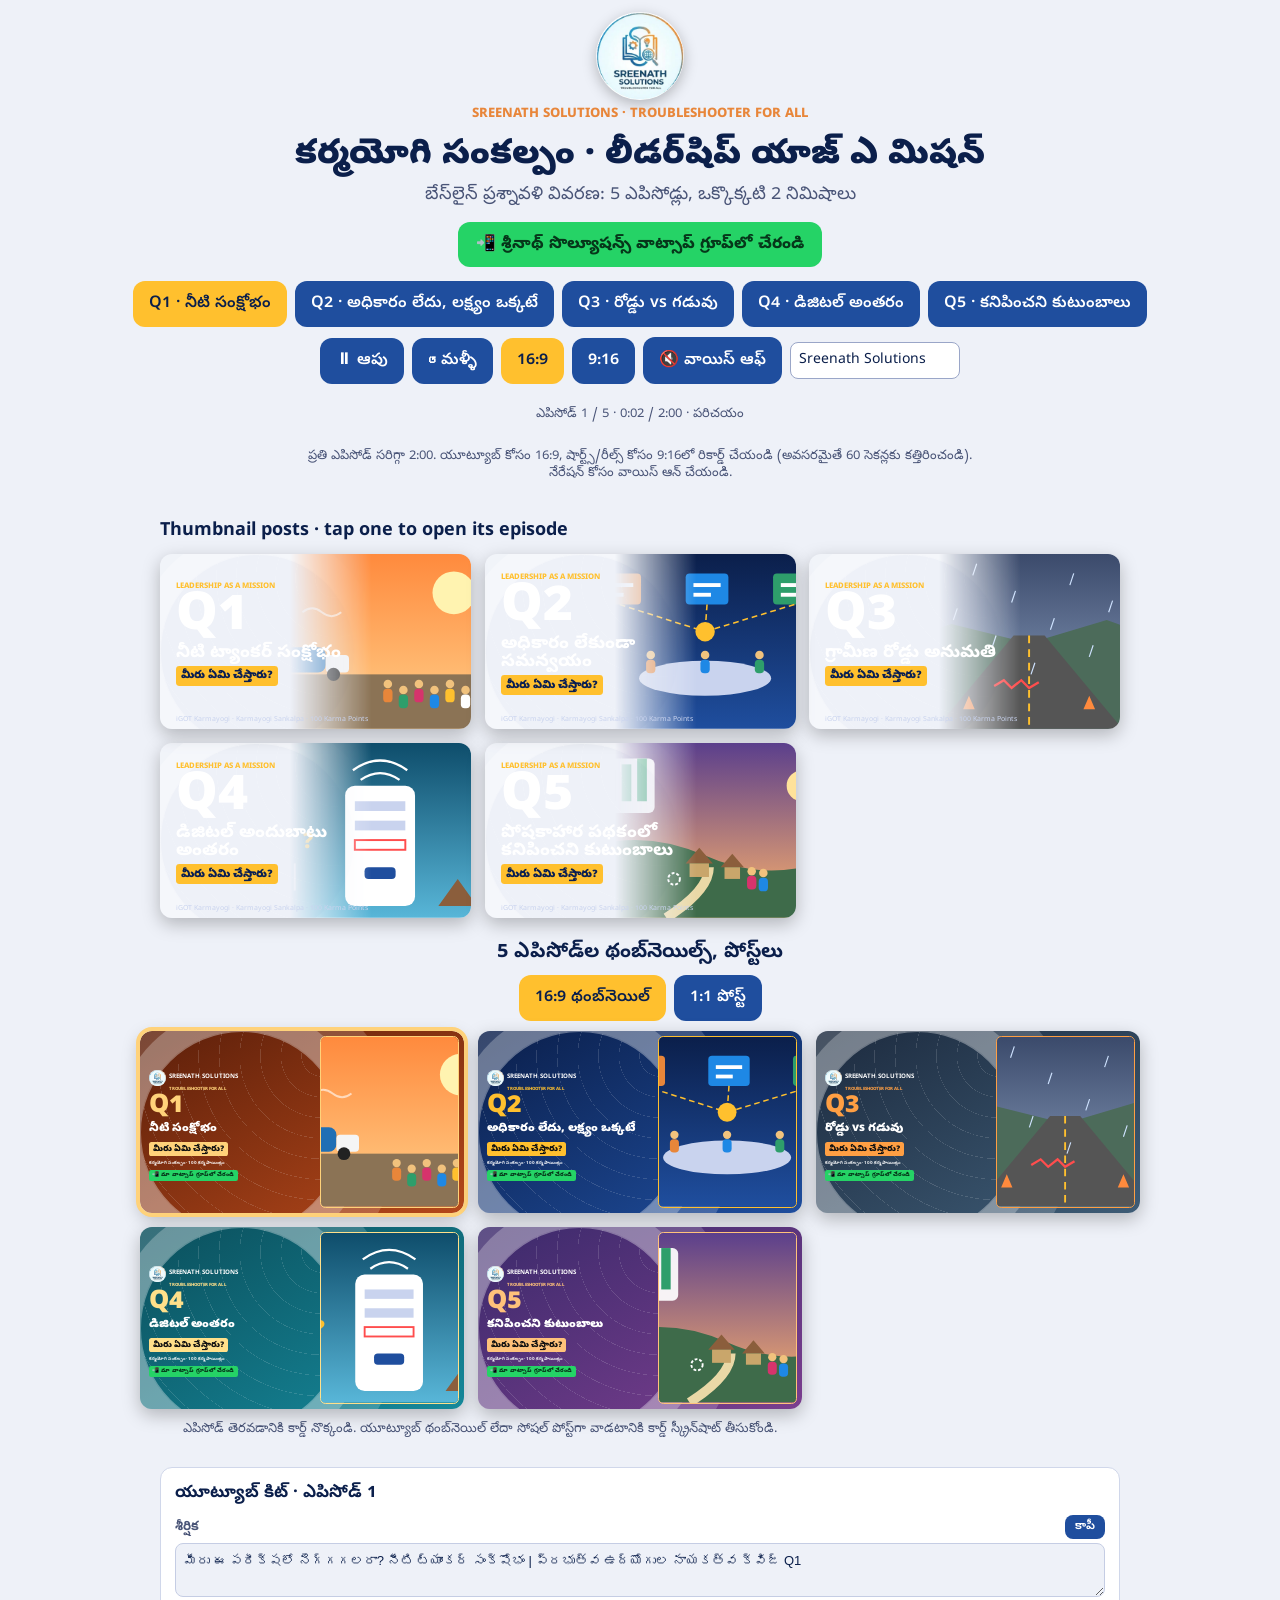
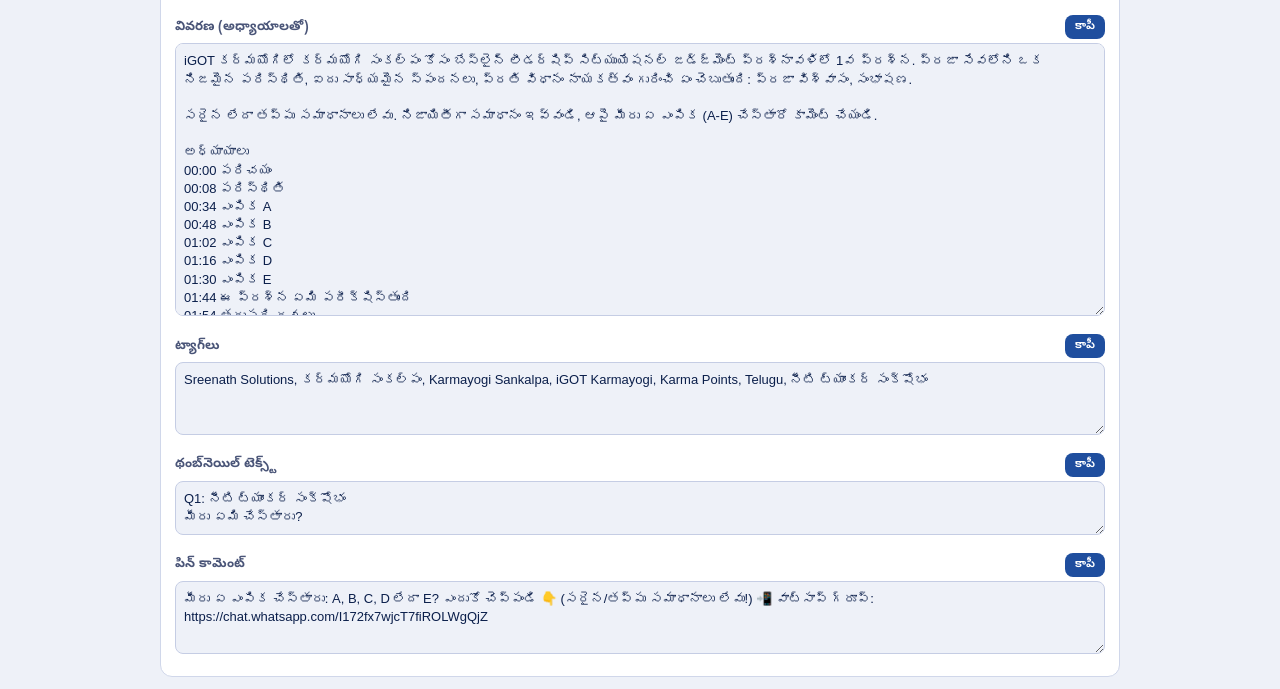
<file: public/assets/aistudio/____________________________________cc2ba11c.html>
<!DOCTYPE html><html lang="te"><head><meta charset="utf-8"><meta name="viewport" content="width=device-width, initial-scale=1, viewport-fit=cover"><title>కర్మయోగి సంకల్పం – తెలుగు ఎపిసోడ్లు</title><link href="https://fonts.googleapis.com/css2?family=Noto+Sans+Telugu:wght@400;700;800&display=swap" rel="stylesheet"><style>
:root{--bg:#EEF1F8;--ink:#0B1F4B;--card:#fff;--mut:#4A5578;box-sizing:border-box;padding-top:env(safe-area-inset-top,0px);padding-bottom:env(safe-area-inset-bottom,0px)}
@media (prefers-color-scheme:dark){:root:not([data-theme="light"]){--bg:#10141F;--ink:#E8ECF8;--card:#1A2133;--mut:#AEB8D6}}
:root[data-theme="dark"]{--bg:#10141F;--ink:#E8ECF8;--card:#1A2133;--mut:#AEB8D6}
html{scroll-padding-top:env(safe-area-inset-top,0px)}*{box-sizing:border-box}
body{margin:0;background:var(--bg);color:var(--ink);font-family:Calibri,'Segoe UI',Arial,sans-serif;padding:12px;display:flex;flex-direction:column;align-items:center}
.bar{display:flex;gap:8px;flex-wrap:wrap;justify-content:center;margin-bottom:12px}
button{font:600 14px Calibri,Arial,sans-serif;border:0;border-radius:8px;padding:9px 14px;background:#1F4E9E;color:#fff;cursor:pointer}button.on{background:#FFC02E;color:#0B1F4B}
#slides{width:100%;max-width:960px;display:flex;flex-direction:column;gap:16px}
.slide{background:var(--card);border-radius:12px;overflow:hidden;border:1px solid #D0D7EA}
.sh{background:#0B1F4B;color:#fff;padding:12px 16px;display:flex;justify-content:space-between;align-items:center;border-bottom:4px solid #FFC02E}.sh b{font-size:16px}.sh i{font-style:normal;color:#FFC02E;font-weight:800;font-size:20px}
.sb{padding:14px 16px}.tag{color:#E8863A;font-weight:800;font-size:13px;letter-spacing:.5px}.sc{margin:6px 0 12px;font-size:16px;line-height:1.4}
.og{display:grid;grid-template-columns:repeat(auto-fit,minmax(230px,1fr));gap:10px}.o{border:1px solid #D0D7EA;border-radius:10px;padding:10px 10px 10px 46px;position:relative;font-size:14px;line-height:1.35}
.o em{position:absolute;left:10px;top:10px;width:26px;height:26px;border-radius:50%;background:#FFC02E;color:#0B1F4B;font-style:normal;font-weight:800;display:flex;align-items:center;justify-content:center}
.ft{font-size:12px;color:var(--mut);padding:0 16px 12px;font-style:italic}
#vid{width:100%;display:none;flex-direction:column;align-items:center}
#stage{container-type:size;position:relative;overflow:hidden;background:#0B1F4B;color:#fff;border-radius:10px;max-width:100%}
#stage.land{width:min(100%,960px);aspect-ratio:16/9}#stage.port{height:min(78vh,820px);aspect-ratio:9/16}
.v{position:absolute;inset:0;display:flex;flex-direction:column;justify-content:center;align-items:center;text-align:center;padding:5cqmin 6cqmin 9cqmin;gap:2.4cqmin}.port .v{padding:7cqw 7cqw 16cqw}
.v>*{opacity:0;animation:in .6s forwards}@keyframes in{from{opacity:0;transform:translateY(3cqmin)}to{opacity:1;transform:none}}
.gold{color:#FFC02E}.vt{font-size:3.2cqmin;font-weight:800;letter-spacing:.3cqmin;color:#FFC02E}.vh{font-size:6cqmin;font-weight:800;line-height:1.1}
.vs{font-size:3.5cqmin;line-height:1.4;max-width:94%;color:#E8ECF8}.port .vs{font-size:4.6cqw}.port .vh{font-size:8cqw}.port .vt{font-size:4cqw}
.oc{background:rgba(255,255,255,.12);border:2px solid #FFC02E;border-radius:2.4cqmin;padding:3cqmin;max-width:94%;display:flex;gap:2.4cqmin;align-items:flex-start;text-align:left}
.oc em{flex:none;width:8cqmin;height:8cqmin;border-radius:50%;background:#FFC02E;color:#0B1F4B;font-style:normal;font-weight:800;font-size:4.6cqmin;display:flex;align-items:center;justify-content:center}
.oc span{font-size:3.5cqmin;line-height:1.4}.port .oc span{font-size:4.6cqw}.port .oc em{width:11cqw;height:11cqw;font-size:6cqw}
.ln{font-size:3.2cqmin;color:#FFC02E;max-width:90%;line-height:1.35}.port .ln{font-size:4.4cqw}
.dots{display:flex;gap:1.6cqmin}.dots b{width:5cqmin;height:5cqmin;border-radius:50%;background:rgba(255,255,255,.2);display:flex;align-items:center;justify-content:center;font-size:2.6cqmin;color:#fff}.dots b.a{background:#FFC02E;color:#0B1F4B}.port .dots b{width:8cqw;height:8cqw;font-size:4cqw}
.cap{position:absolute;left:0;right:0;bottom:0;padding:1.6cqmin 4cqmin;background:rgba(0,0,0,.5);font-size:2.5cqmin;text-align:center}.port .cap{font-size:3.4cqw}
#pg{position:absolute;left:0;bottom:0;height:.8cqmin;background:#E8863A;width:0}
.note{max-width:680px;font-size:13px;color:var(--mut);text-align:center;margin-top:12px}

.ch{position:absolute;left:3cqmin;top:2.4cqmin;font-size:2.4cqmin;font-weight:700;color:#C9D3EE;z-index:2}.port .ch{font-size:3.4cqw}
.big{font-size:16cqmin;font-weight:900;color:#FFC02E;line-height:1}.port .big{font-size:26cqw}
.cta{background:#FFC02E;color:#0B1F4B;font-weight:800;font-size:4cqmin;padding:1.8cqmin 5cqmin;border-radius:2cqmin}.port .cta{font-size:5.4cqw}
#bg{position:absolute;inset:0;transition:opacity 1s}#bg svg{width:100%;height:100%;display:block}.v.in{background:linear-gradient(rgba(11,31,75,.05) 15%,rgba(11,31,75,.88))}.v.in>*{text-shadow:0 .3cqmin 1cqmin rgba(0,0,0,.6)}
.pu{animation:pu 3s ease-in-out infinite;transform-box:fill-box;transform-origin:center}@keyframes pu{50%{transform:scale(1.12)}}.mv{animation:mv 9s ease-in-out infinite alternate}@keyframes mv{to{transform:translateX(40px)}}.bob{animation:bob 1.2s ease-in-out infinite alternate}@keyframes bob{to{transform:translateY(-1.2px)}}.dl{animation:dl 1.5s linear infinite}@keyframes dl{to{stroke-dashoffset:-10}}.rain line{animation:rn .8s linear infinite}@keyframes rn{to{transform:translateY(12px)}}.bl{animation:bl 1.2s infinite}@keyframes bl{50%{opacity:.2}}.bar{transform-box:fill-box;transform-origin:bottom;animation:gr 3s ease-out infinite alternate}@keyframes gr{from{transform:scaleY(.2)}}.sh{animation:sh 2s ease-in-out infinite alternate}@keyframes sh{to{transform:translateX(4px)}}
#stage{background:linear-gradient(135deg,#1A4A9E 0%,#0F2F73 55%,#0A1F52 100%)}#stage::before{content:"";position:absolute;inset:0;background:repeating-radial-gradient(circle at 86% 38%,transparent 0 16cqmin,rgba(255,255,255,.2) 16cqmin 16.2cqmin)}
.vs{font-size:4.8cqmin;line-height:1.38}.port .vs{font-size:5.4cqw}.vt{font-size:3.6cqmin}.port .vt{font-size:4.6cqw}.vh{font-size:7.6cqmin}.port .vh{font-size:10.5cqw}.oc{padding:3.4cqmin;border-width:.5cqmin;background:rgba(10,31,82,.55)}.oc span{font-size:4.7cqmin}.port .oc span{font-size:5.6cqw}.oc em{width:9.5cqmin;height:9.5cqmin;font-size:5.4cqmin}.port .oc em{width:13cqw;height:13cqw;font-size:7cqw}.ln{font-size:4cqmin;font-weight:700}.port .ln{font-size:5.2cqw}.dots b{width:6cqmin;height:6cqmin;font-size:3.2cqmin}.port .dots b{width:10cqw;height:10cqw;font-size:5cqw}.cap{font-size:3cqmin;padding:1.8cqmin 4cqmin}.port .cap{font-size:4cqw}.big{font-size:22cqmin}.port .big{font-size:34cqw}.cta{font-size:5cqmin}.port .cta{font-size:6.4cqw}
.gh{width:100%;max-width:960px;font-size:18px;margin:24px 0 10px}.grid{display:grid;grid-template-columns:repeat(auto-fit,minmax(300px,1fr));gap:14px;width:100%;max-width:960px}
.th{container-type:size;position:relative;aspect-ratio:16/9;border-radius:12px;overflow:hidden;cursor:pointer;color:#fff;background:linear-gradient(135deg,#1A4A9E,#0A1F52)}.th::before{content:"";position:absolute;right:-8%;top:-24%;width:62%;aspect-ratio:1;border-radius:50%;border:1px solid rgba(255,255,255,.35);box-shadow:0 0 0 24px rgba(255,255,255,0),0 0 0 25px rgba(255,255,255,.25),0 0 0 56px rgba(255,255,255,0),0 0 0 57px rgba(255,255,255,.18)}
.ts{position:absolute;right:0;top:0;bottom:0;width:58%;-webkit-mask-image:linear-gradient(90deg,transparent,#000 45%);mask-image:linear-gradient(90deg,transparent,#000 45%)}.ts svg{width:100%;height:100%;display:block}
.tx{position:absolute;left:5cqw;top:0;bottom:9cqh;display:flex;flex-direction:column;justify-content:center;gap:1.6cqh;width:62%}.t1{font-size:4.4cqh;font-weight:800;letter-spacing:.4cqh;color:#FFC02E}.t2{font-size:30cqh;font-weight:900;line-height:.9}.t3{font-size:10cqh;font-weight:800;line-height:1.05}.t4{background:#FFC02E;color:#0A1F52;font-weight:900;font-size:6.4cqh;padding:1.4cqh 3cqh;border-radius:2cqh;align-self:flex-start}.t5{position:absolute;left:5cqw;bottom:3cqh;font-size:4cqh;color:#C9D3EE}
.eps{display:flex;gap:8px;flex-wrap:wrap;justify-content:center;margin-bottom:10px;align-items:center}
input{font:14px Calibri,Arial,sans-serif;padding:8px;border-radius:8px;border:1px solid #9AA6C8;width:170px;background:var(--card);color:var(--ink)}
.kit{width:100%;max-width:960px;margin-top:16px;background:var(--card);border:1px solid #D0D7EA;border-radius:12px;padding:14px}.kit h3{margin:0 0 8px;font-size:17px}
.kit label{display:flex;justify-content:space-between;align-items:center;font-weight:700;font-size:13px;margin:10px 0 4px;color:var(--mut)}.kit label button{padding:4px 10px;font-size:12px}
h1.hd{font-size:clamp(22px,4.4vw,34px);margin:4px 0;text-align:center;font-weight:900}p.sub{margin:0 0 14px;text-align:center;color:var(--mut);font-size:clamp(14px,2.6vw,18px)}
.eps button{font-size:16px;padding:12px 16px;border-radius:12px}
#stage{background:linear-gradient(160deg,var(--b1,#0B1F4B),var(--b2,#1F4E9E));box-shadow:0 10px 30px rgba(0,0,0,.35)}
#stage::before{content:"";position:absolute;inset:0;background:repeating-radial-gradient(circle at 88% 14%,transparent 0 11cqmin,rgba(255,255,255,.13) 11cqmin 11.25cqmin)}
.gold,.vt,.ln,.big{color:var(--ac,#FFC02E)}.oc{border-color:var(--ac,#FFC02E);background:rgba(255,255,255,.14)}.oc em,.dots b.a,.cta{background:var(--ac,#FFC02E)}
.vt{font-size:3.8cqmin}.vh{font-size:7.6cqmin}.vs{font-size:4.5cqmin}.oc span{font-size:4.5cqmin}.oc em{width:9cqmin;height:9cqmin;font-size:5.4cqmin}.ln{font-size:4.1cqmin}.dots b{width:6cqmin;height:6cqmin;font-size:3.2cqmin}.cap{font-size:3cqmin;padding:1.8cqmin 4cqmin}.cta{font-size:5cqmin}.big{font-size:20cqmin}
.port .vt{font-size:4.6cqw}.port .vh{font-size:9cqw}.port .vs{font-size:5.5cqw}.port .oc span{font-size:5.2cqw}.port .oc em{width:12cqw;height:12cqw;font-size:6.4cqw}.port .ln{font-size:4.8cqw}.port .dots b{width:9cqw;height:9cqw;font-size:4.6cqw}.port .cap{font-size:4cqw}.port .cta{font-size:6cqw}.port .big{font-size:30cqw}
.gal{width:100%;max-width:1000px;margin-top:22px}.gal h2{font-size:20px;margin:0 0 8px;text-align:center}
.gg{display:grid;gap:14px;grid-template-columns:repeat(auto-fit,minmax(300px,1fr))}.gg.t1{grid-template-columns:repeat(auto-fit,minmax(240px,1fr))}
.th{container-type:size;position:relative;overflow:hidden;border-radius:12px;color:#fff;background:linear-gradient(150deg,var(--b1),var(--b2));display:flex;cursor:pointer;box-shadow:0 6px 18px rgba(0,0,0,.25);width:100%}.th.sel{outline:4px solid var(--ac)}
.th.t16{aspect-ratio:16/9}.th.t1{aspect-ratio:1/1;flex-direction:column}
.th::before{content:"";position:absolute;inset:0;background:repeating-radial-gradient(circle at 90% 12%,transparent 0 11cqmin,rgba(255,255,255,.14) 11cqmin 11.3cqmin)}
.thl{flex:1.15;padding:5cqmin;display:flex;flex-direction:column;justify-content:center;gap:2cqmin;position:relative;z-index:1}.t1 .thl{flex:1;padding:3cqmin 5cqmin}
.thr{flex:1;position:relative;margin:3cqmin;border-radius:3cqmin;overflow:hidden;border:.8cqmin solid var(--ac);z-index:1}.t1 .thr{order:-1;flex:1.05;margin:4cqmin 4cqmin 0}.thr svg{position:absolute;inset:0;width:100%;height:100%}
.thq{font-size:17cqmin;font-weight:900;color:var(--ac);line-height:.9}.t1 .thq{font-size:11cqmin}.tht{font-size:8.6cqmin;font-weight:900;line-height:1.05}.t1 .tht{font-size:8cqmin}
.thw{background:var(--ac);color:#111;font-weight:900;font-size:4.6cqmin;padding:1cqmin 2.2cqmin;border-radius:1.4cqmin;align-self:flex-start}.thf{font-size:2.5cqmin;letter-spacing:.2cqmin;opacity:.9;font-weight:700}
.ch{display:flex;align-items:center;gap:1.6cqmin;font-size:3.2cqmin;color:#fff;text-shadow:0 .2cqmin .8cqmin rgba(0,0,0,.6)}.ch img{width:8cqmin;height:8cqmin;border-radius:50%;background:#fff}.port .ch{font-size:4.4cqw}.port .ch img{width:11cqw;height:11cqw}
#hl{width:88px;height:88px;border-radius:50%;background:#fff;margin-bottom:6px;box-shadow:0 4px 14px rgba(0,0,0,.25)}
a.wa{display:inline-block;background:#25D366;color:#06371A;font-weight:800;padding:11px 18px;border-radius:12px;text-decoration:none;font-size:16px}
.thb{display:flex;align-items:center;gap:2cqmin}.thb img{width:9cqmin;height:9cqmin;border-radius:50%;background:#fff}.thb b{font-size:3.4cqmin;letter-spacing:.3cqmin}
.thj{background:#25D366;color:#06371A;font-weight:900;font-size:3cqmin;padding:.8cqmin 1.8cqmin;border-radius:1.2cqmin;align-self:flex-start}
.thq{font-size:14cqmin}.tht{font-size:7.6cqmin}.t1 .thq{font-size:9cqmin}.t1 .tht{font-size:6.6cqmin}.t1 .thf{display:none}.t1 .thb img{width:7cqmin;height:7cqmin}.t1 .thr{flex:.8}.t1 .thl{gap:1.4cqmin;padding:2.5cqmin 4cqmin}
.tg{display:block;font-size:2.3cqmin;letter-spacing:.3cqmin;color:var(--ac,#FFC02E);font-weight:800;margin-top:.3cqmin}.port .tg{font-size:3.1cqw}.thb .tg{font-size:2.4cqmin}.tgp{font-weight:800;letter-spacing:1.5px;font-size:13px;color:#E8863A;margin-bottom:6px}
.kit textarea{width:100%;font:13px/1.4 Calibri,Arial,sans-serif;border:1px solid #C5CDE4;border-radius:8px;padding:8px;background:var(--bg);color:var(--ink)}
*{letter-spacing:0!important}body,button,input,textarea{font-family:'Noto Sans Telugu','Nirmala UI',Gautami,'Mangal',sans-serif}
.vs,.oc span{font-size:3.7cqmin;line-height:1.6}.ln{font-size:3.5cqmin;line-height:1.5}.vh{font-size:6.2cqmin;line-height:1.35}.vt{font-size:3.3cqmin}.tht{line-height:1.35;font-size:6.4cqmin}.t1 .tht{font-size:5.6cqmin}.cap{font-size:2.7cqmin}
.port .vs{font-size:4.6cqw}.port .oc span{font-size:4.3cqw}.port .ln{font-size:4cqw}.port .vh{font-size:7.6cqw}.port .vt{font-size:4cqw}.port .cap{font-size:3.5cqw}
</style></head><body>
<img class="lgo" id="hl" alt="Sreenath Solutions"><div class="tgp">SREENATH SOLUTIONS · TROUBLESHOOTER FOR ALL</div><h1 class="hd">కర్మయోగి సంకల్పం · లీడర్‌షిప్ యాజ్ ఎ మిషన్</h1><p class="sub">బేస్‌లైన్ ప్రశ్నావళి వివరణ: 5 ఎపిసోడ్లు, ఒక్కొక్కటి 2 నిమిషాలు</p><p class="sub"><a class="wa" href="https://chat.whatsapp.com/I172fx7wjcT7fiROLWgQjZ" target="_blank" rel="noopener">📲 శ్రీనాథ్ సొల్యూషన్స్ వాట్సాప్ గ్రూప్‌లో చేరండి</a></p><div class="eps" id="eps"></div>
<div class="eps"><button id="pl">⏸ ఆపు</button><button id="rs">↺ మళ్ళీ</button><button id="b1" class="on">16:9</button><button id="b2">9:16</button><button id="vo">🔇 వాయిస్ ఆఫ్</button><input id="chn" placeholder="ఛానల్ పేరు" value="Sreenath Solutions"></div>
<div id="wrap"><div id="stage" class="land"><div id="bg"></div><div class="ch"><img class="lgo" alt=""><span><span id="chl">Sreenath Solutions</span><small class="tg">TROUBLESHOOTER FOR ALL</small></span></div><div id="sc"></div><div class="cap" id="cap"></div><div id="pg"></div></div></div>
<p class="note" id="tm"></p>
<p class="note">ప్రతి ఎపిసోడ్ సరిగ్గా 2:00. యూట్యూబ్ కోసం 16:9, షార్ట్స్/రీల్స్ కోసం 9:16లో రికార్డ్ చేయండి (అవసరమైతే 60 సెకన్లకు కత్తిరించండి). నేరేషన్ కోసం వాయిస్ ఆన్ చేయండి.</p>
<h2 class="gh">Thumbnail posts · tap one to open its episode</h2><div class="grid" id="posts"></div><div class="gal"><h2>5 ఎపిసోడ్‌ల థంబ్‌నెయిల్స్, పోస్ట్‌లు</h2><div class="eps"><button id="m1" class="on">16:9 థంబ్‌నెయిల్</button><button id="m2">1:1 పోస్ట్</button></div><div id="gal"></div><p class="note">ఎపిసోడ్ తెరవడానికి కార్డ్ నొక్కండి. యూట్యూబ్ థంబ్‌నెయిల్ లేదా సోషల్ పోస్ట్‌గా వాడటానికి కార్డ్ స్క్రీన్‌షాట్ తీసుకోండి.</p></div>
<div class="kit" id="kit"></div>
<script>
const Q=[{"title": "నీటి ట్యాంకర్ సంక్షోభం", "attr": "ప్రజా విశ్వాసం, సంభాషణ", "s": "తీవ్రమైన వడగాల్పుల వల్ల అనేక వార్డుల్లో నీటి ట్యాంకర్ సరఫరా క్రమం తప్పిందని ఫిర్యాదులు వచ్చాయి. ప్రజా సమావేశంలో నివాసితులు ఆగ్రహంతో, కొన్ని ప్రాంతాలకే పక్షపాతం చూపుతున్నారని పరిపాలనను నిందిస్తున్నారు. రెండు ట్యాంకర్లు మరమ్మతులో ఉన్నాయని, డిమాండ్ బాగా పెరిగిందని, అందుకే సరఫరా షెడ్యూల్ దెబ్బతిందని మీ క్షేత్ర సిబ్బంది చెబుతున్నారు. రేపు ఉదయానికల్లా ప్రతి ఇంటికీ నీరు చేరుతుందని వెంటనే హామీ ఇవ్వాలని కొందరు కోరుతున్నారు. మీరు ఎక్కువగా ఏమి చేస్తారు?", "o": ["ప్రశాంతంగా ఉండి, సరఫరా ఎందుకు దెబ్బతిందో వివరించి, ప్రస్తుత ట్యాంకర్ షెడ్యూల్‌ను బహిరంగంగా పంచుకుని, ప్రతి ఫిర్యాదు నమోదై పరిష్కారమయ్యేలా, అందని ప్రతి సరఫరాను ఫిర్యాదుల హెల్ప్‌లైన్‌లో నమోదు చేయమని కోరతాను.", "రేపు ఉదయానికల్లా ప్రతి ఇంటికీ నీరు అందుతుందని హామీ ఇచ్చి, అదనపు ట్యాంకర్లను వెంటనే అద్దెకు తీసుకుంటామని ప్రకటించి, ఆ హామీని నిలబెట్టుకోవడానికి రాత్రంతా పనిచేయాలని క్షేత్ర సిబ్బందిని ఆదేశిస్తాను.", "వారి ఆగ్రహాన్ని గుర్తించి, అదే సాయంత్రం వార్డు ప్రతినిధులతో సమావేశమై పరిమితులను వివరించి, ప్రాధాన్యాలను వారితో కలిసి నిర్ణయించి, ట్యాంకర్ల సంఖ్య తిరిగి సరిపడే వరకు నివాసితులకు సమాచారం ఇస్తూ ఉండమని కోరతాను.", "కష్టాన్ని గుర్తించి, సమావేశంలో బలంగా ఫిర్యాదు చేసిన ప్రాంతాలకు తదుపరి ట్యాంకర్ రౌండ్లను పంపమని క్షేత్ర సిబ్బందిని ఆదేశించి, పరిస్థితి చక్కబడ్డాక వారితో కలిసి సమీక్షిస్తాను.", "కష్టాన్ని గుర్తించి, ప్రభావిత ప్రాంతాల వారి మాట విని, లోపాలు ఎక్కడున్నాయో ధృవీకరించి, వాస్తవంగా ఏది ఎప్పుడు అందించగలమో ప్రజలకు చెప్పి, అత్యవసర సంప్రదింపు నంబర్‌తో సవరించిన షెడ్యూల్‌ను ప్రకటిస్తాను."], "l": ["పారదర్శకత, ట్రాకింగ్; తక్షణ చర్చ తక్కువ.", "గట్టి హామీ; నెరవేర్చలేని ప్రమాదం.", "ప్రతినిధుల ద్వారా; సందేశం వారిపై ఆధారం.", "ఒత్తిడికి స్పందన; నిశ్శబ్ద ప్రాంతాలు వెనుకబడొచ్చు.", "వినడం, ధృవీకరణ, వాస్తవిక హామీ, అత్యవసర సంప్రదింపు."]}, {"title": "అధికారం లేకుండా సమన్వయం", "attr": "సహకార నాయకత్వం", "s": "మూడు శాఖల సమన్వయ చర్య అవసరమయ్యే ఒక ప్రాధాన్య కార్యక్రమానికి మీరు జిల్లా స్థాయి అధికారిగా నాయకత్వం వహిస్తున్నారు. ప్రతి శాఖ విస్తృత లక్ష్యానికి అంగీకరించింది, కానీ వారి అధికారులకు పరస్పర విరుద్ధ ప్రాధాన్యాలు ఉండటం, వేర్వేరు పరిపాలనా అధిపతులకు నివేదించడం వల్ల పురోగతి నెమ్మదించింది. ఆ మూడు శాఖలను ఆదేశించే అధికారిక అధికారం మీకు లేదు. సమీక్షా సమావేశం దగ్గరపడుతోంది; సమన్వయం మెరుగుపడకపోతే ఆశించిన ఫలితం రాదు. మీరు ఎక్కువగా ఏమి చేస్తారు?", "o": ["నా శాఖ పరిధిలోని అన్ని పనులను షెడ్యూల్ కంటే ముందే పూర్తి చేసి, ఇతర శాఖల వద్ద పెండింగ్‌లో ఉన్న ఆధారిత అంశాలను కచ్చితంగా నమోదు చేసి, సమీక్షా సమావేశం ముందు ఆ రికార్డు ఉంచుతాను.", "ఉద్దేశించిన ప్రజా ఫలితం చుట్టూ మూడు శాఖల అధికారులను ఒకచోట చేర్చి, ఒక్కొక్కరి పాత్ర, పేరుతో బాధ్యతలు, క్రమం తప్పని సమీక్ష నిర్ణయించి, నా అధికారానికి మించిన నిర్ణయాలనే పైకి పంపిస్తాను.", "నా పై అధికారికి నిర్దిష్ట అడ్డంకులను వివరించి, మూడు శాఖల అధిపతులతో సమావేశం కోరి, సమీక్షకు ముందే ప్రతి శాఖకు స్పష్టమైన ఆదేశాలు, గడువులు తీసుకుంటాను.", "ప్రతి శాఖ కట్టుబాట్లకు వ్యతిరేకంగా జరిగిన జాప్యాలను వివరిస్తూ మూడు శాఖల అధిపతులకు లేఖ రాసి, కార్యక్రమానికి ప్రాధాన్యం ఇవ్వమని అధికారులను ఆదేశించాలని కోరి, నా పై అధికారికి ప్రతి పంపుతాను.", "ప్రతి శాఖ అధికారులను విడిగా కలిసి, వారి పరిమితులు అర్థం చేసుకుని, ఎవరు ఏమి అందించగలరో అంగీకరించి, పరిష్కారం కాని ఆధారిత అంశాలను సమీక్షా సమావేశంలో ప్రస్తావిస్తాను."], "l": ["మీ పరిధికే పరిమితం; ఇతరుల జాప్యం నమోదు.", "ఉమ్మడి బాధ్యత; అవసరమైతేనే పైకి పంపడం.", "పైకి నివేదించి, ఆదేశాల కోసం ఆధారం.", "అధికారిక లేఖ; ప్రాధాన్యం కోరడం.", "విడివిడిగా విని, మిగిలినవి నివేదించడం."]}, {"title": "గ్రామీణ రోడ్డు అనుమతి", "attr": "ఒత్తిడిలో నిజాయితీ", "s": "ప్రజలకు తెరవడానికి ముందు ఒక గ్రామీణ రోడ్డు ప్రాజెక్టును సమీక్షించే బాధ్యత మీది. వర్షాకాలానికి ముందే అనుమతి ఇవ్వాలని కాంట్రాక్టర్ కోరారు, ఒక ప్రజా కార్యక్రమంలో ఈ ప్రాజెక్టును ప్రముఖంగా ప్రస్తావించనున్నారు. తనిఖీలో ఒక భాగం నాసిరకంగా నిర్మించినట్లు మీరు గమనించారు. అధికారిక పరీక్ష నివేదిక ఇంకా అందుబాటులో లేదని ఇంజినీరింగ్ బృందం చెబుతోంది; రోడ్డు సురక్షితమేనని, జాప్యంతో అదనపు ఖర్చు అవుతుందని కాంట్రాక్టర్ వాదిస్తున్నారు. షెడ్యూల్ ప్రకారమే ప్రారంభించాలని మీ పై కార్యాలయం కోరుతోంది. మీరు ఎక్కువగా ఏమి చేస్తారు?", "o": ["గమనించిన లోపాలను నమోదు చేసి, అనుమతికి ముందు స్వతంత్ర సాంకేతిక అంచనా తప్పనిసరి చేసి, ఆలస్యానికి కారణాన్ని పై కార్యాలయానికి, కాంట్రాక్టర్‌కు వివరించి, నిర్దేశిత ప్రక్రియ ద్వారా దిద్దుబాటు చర్య తీసుకుంటాను.", "కాంట్రాక్టర్ నుంచి లిఖిత హామీ, బ్యాంకు గ్యారంటీ తీసుకుని, వర్షాకాలం తర్వాత లోపాలను సరిచేసేలా షెడ్యూల్ ప్రకారమే రోడ్డు తెరవనిచ్చి, ఆ భాగంలో హెచ్చరిక బోర్డులు పెట్టి, ప్రతి పక్షం రోజులకు సమీక్షిస్తాను.", "నా పరిశీలనలను నమోదు చేసి, కాంట్రాక్టర్, ఇంజినీరింగ్ బృందం కలిసి ఆ భాగాన్ని తనిఖీ చేయమని కోరి, రోడ్డు తెరవడానికి ముందు పూర్తి చేయాల్సిన దిద్దుబాటు పనులపై లిఖితపూర్వకంగా అంగీకరిస్తాను.", "నా పరిశీలనలను నమోదు చేసి, తెరవడంలోని ప్రమాదాలు, ఆలస్యపు ఖర్చులను లిఖితపూర్వకంగా పై కార్యాలయానికి తెలిపి, ప్రారంభాన్ని వాయిదా వేయాలా అన్న వారి ఆదేశం ప్రకారం నడుచుకుంటాను.", "ప్రస్తుతానికి అనుమతి నిలిపివేసి, అధికారిక పరీక్ష నివేదికను త్వరగా ఇవ్వమని ఇంజినీరింగ్ బృందాన్ని కోరి, ఫలితాలు వచ్చిన వెంటనే ప్రారంభం, దిద్దుబాటు చర్యపై నిర్ణయం తీసుకుంటాను."], "l": ["భద్రతే ముందు; స్వతంత్ర అంచనా, నిబంధనల ప్రకారం.", "షరతులతో ప్రారంభం; కొంత ప్రమాదం అంగీకారం.", "ఉమ్మడి పరిష్కారం; లిఖిత ఒప్పందం.", "పై అధికారికి వదిలేయడం; ప్రమాదాలు నమోదు.", "ఆగి వేచి చూడటం; నివేదిక వచ్చే వరకు."]}, {"title": "డిజిటల్ అందుబాటు అంతరం", "attr": "అందరినీ కలుపుకునే, వినియోగదారు కేంద్రిత సేవ", "s": "ప్రజా సేవ కోసం దరఖాస్తులకు మీ శాఖ ఆన్‌లైన్ వ్యవస్థను ప్రవేశపెట్టింది. ఇది చాలా మంది దరఖాస్తుదారులకు ప్రాసెసింగ్ సమయాన్ని తగ్గించింది. అయితే వృద్ధులు, మారుమూల గ్రామాల ప్రజలు, పరిమిత డిజిటల్ అందుబాటు ఉన్నవారు దరఖాస్తులు పూర్తి చేయడంలో ఇబ్బంది పడుతున్నారని అభిప్రాయాలు చెబుతున్నాయి. మరిన్ని అవగాహన సదస్సులే పరిష్కారమని సాంకేతిక బృందం భావిస్తుండగా, క్షేత్ర సిబ్బంది అనధికారికంగా దరఖాస్తుదారులకు ఫారాలు నింపడంలో సహాయం చేస్తున్నారు. మీరు ఎక్కువగా ఏమి చేస్తారు?", "o": ["వృద్ధులకు, మారుమూల గ్రామాల్లో అవగాహన సదస్సులు నిర్వహించి, స్థానిక భాషల్లో సరళమైన వినియోగదారు గైడ్ తీసుకొచ్చి, ఈ వర్గాల నుంచి దరఖాస్తులు పెరుగుతున్నాయో లేదో వచ్చే త్రైమాసికంలో పరిశీలిస్తాను.", "ఇతర రాష్ట్రాల్లోని ఇలాంటి వేదికలు వృద్ధులకు, మారుమూల దరఖాస్తుదారులకు ఎలా సేవ చేస్తున్నాయో అధ్యయనం చేసి, అక్కడ ఫలించిన అంశాలను గుర్తించి, ఆ ప్రకారం దరఖాస్తు ప్రక్రియను పునర్వ్యవస్థీకరించమని సాంకేతిక బృందాన్ని కోరతాను.", "దరఖాస్తుదారులు ఎక్కడ వదిలేస్తున్నారో తెలుసుకుని, వినియోగదారులతో, క్షేత్ర సిబ్బందితో మాట్లాడి, కొన్ని కేంద్రాల్లో సహాయక దరఖాస్తు సేవను ప్రయత్నించి, నేర్చుకున్నదాన్ని సేవ మెరుగుదలకు వాడతాను.", "దరఖాస్తుదారులకు సహాయం చేస్తున్న క్షేత్ర సిబ్బందిని అభినందించి, ప్రతి కేంద్రానికి అనుకూలమైన పద్ధతిలో కొనసాగనిచ్చి, సాంకేతిక ఫిర్యాదులు వచ్చినప్పుడు పరిష్కరించమని సాంకేతిక బృందాన్ని కోరతాను.", "ప్లాట్‌ఫారమ్‌ను ప్రతి వర్గం సహాయం లేకుండా వాడగలిగేలా పునఃరూపకల్పన చేసే వరకు ఆన్‌లైన్ వ్యవస్థను నిలిపివేసి, కాగితపు దరఖాస్తులను పునరుద్ధరించాలని సిఫార్సు చేస్తాను."], "l": ["అవగాహన కార్యక్రమం; త్రైమాసికంలో ఫలితాల పరిశీలన.", "ఇతరుల నుంచి నేర్చుకుని పునఃరూపకల్పన.", "ప్రయత్నించి నేర్చుకోవడం; వదిలేసే చోట్లు గుర్తింపు.", "అనధికార సహాయం కొనసాగింపు; ఫిర్యాదులపై స్పందన.", "వ్యవస్థ నిలిపివేత; కాగితానికి తిరిగి."]}, {"title": "పోషకాహార పథకంలో కనిపించని కుటుంబాలు", "attr": "సమానత్వం, చివరి మైలు వరకు అందజేత", "s": "మీ జిల్లాలో ప్రభుత్వ పోషకాహార కార్యక్రమ అమలును సమీక్షిస్తున్నారు. నమోదైన లబ్ధిదారుల్లో చాలా మందికి హక్కులు అందుతున్నాయని నెలవారీ డాష్‌బోర్డ్ చూపిస్తోంది. అయితే ఒక మారుమూల గ్రామ సందర్శనలో నమోదు కాని అర్హ కుటుంబాలను మీరు కలిశారు. ఆ గ్రామానికి చేరుకోవడానికి సమయం పడుతుందని, సంఖ్య తక్కువని, బృందం ఇప్పటికే ఇతర లక్ష్యాల ఒత్తిడిలో ఉందని స్థానిక సిబ్బంది చెబుతున్నారు. తదుపరి నెలవారీ సమీక్ష రెండు వారాల్లో ఉంది. మీరు ఎక్కువగా ఏమి చేస్తారు?", "o": ["ఆ గ్రామంలోని అర్హ కుటుంబాలన్నింటినీ వారంలోపు నమోదు చేయమని బ్లాక్ స్థాయి అధికారిని ఆదేశించి, వ్యక్తిగత బాధ్యత నిర్ణయించి, నమోదైనవారి పేర్లతో కూడిన సమ్మతి నివేదికను పంపమని చెబుతాను.", "కార్యక్రమం వెలుపల ఉన్న అర్హ కుటుంబాల ధృవీకరించిన జాబితాను ప్రతి బ్లాక్ నుంచి అడిగి, జిల్లా అంతటా లోపాలను మ్యాప్ చేసి, ఎక్కువ కుటుంబాలు మిగిలిపోయిన చోట్లకు ముందుగా ఔట్‌రీచ్ బృందాలను పంపుతాను.", "ముందుగా పెద్ద గ్రామాల్లో పెండింగ్ లక్ష్యాలను పూర్తి చేయమని బృందాన్ని కోరతాను, అక్కడ అదే కృషి ఎక్కువ కుటుంబాలను చేరుతుంది; ఒత్తిడి తగ్గాక వచ్చే త్రైమాసికంలో ఆ గ్రామంలో ప్రత్యేక నమోదు పర్యటన పెడతాను.", "క్షేత్ర బృందంతో కలిసి ఆ గ్రామానికి తిరిగి వెళ్ళి, కుటుంబాలు ఎందుకు మిగిలిపోయాయో వారి నుంచి తెలుసుకుని, చేరుకునే బాధ్యత నిర్ణయించి, నిర్ణీత కాలంలో వారికి హక్కులు అందుతున్నాయో లేదో తనిఖీ చేస్తాను.", "ఆ గ్రామంలో మినహాయించిన కుటుంబాల సంఖ్యను వారంలోపు ధృవీకరించమని స్థానిక బృందాన్ని కోరి, ఫలితాలను తదుపరి నెలవారీ సమీక్ష ముందు ఉంచి, అక్కడ నమోదు బాధ్యత, గడువులు నిర్ణయిస్తాను."], "l": ["ఆదేశం ద్వారా వేగం; వ్యక్తిగత బాధ్యత, సమ్మతి నివేదిక.", "జిల్లా అంతటా మ్యాపింగ్; సంఖ్య ఆధారంగా ప్రాధాన్యం.", "సంఖ్యల క్రమం; గ్రామం వచ్చే త్రైమాసికం.", "వెళ్లి నేర్చుకోవడం; కారణాలు, ఫలితం తనిఖీ.", "ధృవీకరించి సమీక్షలో నివేదిక; గడువులు."]}],A='ABCDE',$=id=>document.getElementById(id);
const P=(x,y,c)=>`<g class="bob"><circle cx="${x}" cy="${y}" r="2.2" fill="#F1C27D"/><rect x="${x-2.4}" y="${y+2.4}" width="4.8" height="7" rx="2" fill="${c}"/></g>`;
const V=(id,a,b,body)=>`<svg viewBox="0 0 160 90" preserveAspectRatio="xMidYMid slice"><defs><linearGradient id="${id}" x1="0" y1="0" x2="0" y2="1"><stop offset="0" stop-color="${a}"/><stop offset="1" stop-color="${b}"/></linearGradient></defs><rect width="160" height="90" fill="url(#${id})"/>${body}</svg>`;
const rain=[...Array(16)].map((_,i)=>`<line x1="${i*10+3}" y1="${(i*37)%60}" x2="${i*10+1}" y2="${(i*37)%60+6}" stroke="#CFE3FF" stroke-width=".6"/>`).join('');
const SC=[
V('g0','#FF8A3D','#FFD08A',`<circle class="pu" cx="118" cy="20" r="11" fill="#FFF3B0"/><path class="sh" d="M10 40q5-4 10 0t10 0M40 30q5-4 10 0t10 0" stroke="#fff" fill="none" opacity=".6"/><rect y="62" width="160" height="28" fill="#8B7355"/><g class="mv"><rect x="14" y="48" width="38" height="13" rx="4" fill="#1F6FB5"/><rect x="52" y="52" width="12" height="9" rx="2" fill="#F5F5F5"/><circle cx="24" cy="62" r="3.4" fill="#222"/><circle cx="56" cy="62" r="3.4" fill="#222"/></g>`+[84,92,100,108,116,124].map((x,i)=>P(x,67+(i%2)*3,['#E8863A','#2E9E6B','#D6336C','#1E88E5','#FFC02E','#fff'][i])).join('')),
V('g1','#0B1F4B','#1F4E9E',[25,70,115].map((x,i)=>`<rect x="${x}" y="10" width="22" height="16" rx="2" fill="${['#E8863A','#1E88E5','#2E9E6B'][i]}"/><rect x="${x+4}" y="15" width="14" height="2" fill="#fff"/><rect x="${x+4}" y="20" width="9" height="2" fill="#fff"/><path class="dl" d="M${x+11} 26L80 40" stroke="#FFC02E" stroke-width=".8" stroke-dasharray="3 2"/>`).join('')+`<circle class="pu" cx="80" cy="40" r="5" fill="#FFC02E"/><ellipse cx="80" cy="64" rx="34" ry="9" fill="#C9D3EE"/>`+[52,80,108].map((x,i)=>P(x,52,['#E8863A','#1E88E5','#2E9E6B'][i])).join('')),
V('g2','#3B4A6B','#8FA3C2',`<path d="M0 50L40 36L80 46L120 34L160 48V90H0Z" fill="#4C6B5A"/><path d="M72 42H88L128 90H32Z" fill="#555"/><path d="M80 42V90" stroke="#FFC02E" stroke-width="1" stroke-dasharray="4 3"/><path class="bl" d="M62 68l5-3 4 4 5-4 4 4 5-3" stroke="#FF4D4D" stroke-width="1.2" fill="none"/><path d="M46 80l3-7 3 7zM108 80l3-7 3 7z" fill="#FF8A3D"/>`+P(138,66,'#FF8A3D')+`<g class="rain">${rain}</g>`),
V('g3','#0E4D6B','#58B6D8',`<path class="pu" d="M66 14q14-10 28 0M70 19q10-7 20 0" stroke="#fff" stroke-width="1.2" fill="none"/><rect x="62" y="22" width="36" height="62" rx="5" fill="#fff"/><rect x="67" y="30" width="26" height="5" fill="#C9D3EE"/><rect x="67" y="40" width="26" height="5" fill="#C9D3EE"/><rect class="bl" x="67" y="50" width="26" height="5" fill="none" stroke="#FF4D4D"/><rect x="72" y="64" width="16" height="6" rx="2" fill="#1F4E9E"/><circle cx="30" cy="58" r="2.6" fill="#F1C27D"/><path d="M27 57q3-5 6 0" fill="#fff"/><rect x="27" y="61" width="6" height="12" rx="2" fill="#B5651D"/><path d="M36 62V76" stroke="#fff" stroke-width="1"/><text class="pu" x="40" y="54" font-size="12" font-weight="800" fill="#FFC02E">?</text><path d="M110 84l10-14 10 14zM130 84l9-12 9 12z" fill="#8B5E3C"/>`),
V('g4','#5B3F8C','#FFB36B',`<circle cx="130" cy="22" r="8" fill="#FFE29A"/><path d="M0 62Q40 40 80 58T160 52V90H0Z" fill="#3E6B4A"/><path d="M60 90Q82 76 82 64" stroke="#E9D8A6" stroke-width="5" fill="none"/><path d="M70 62l7-8 7 8zM88 64l6-7 6 7z" fill="#8B5E3C"/><rect x="72" y="62" width="10" height="7" fill="#C9A66B"/><rect x="90" y="64" width="8" height="6" fill="#C9A66B"/>`+P(104,66,'#D6336C')+P(110,67,'#1E88E5')+`<circle class="bl" cx="64" cy="70" r="3" fill="none" stroke="#fff" stroke-dasharray="1.5 1"/><rect x="8" y="8" width="46" height="28" rx="3" fill="#fff" opacity=".92"/>`+[0,1,2,3,4].map(i=>`<rect class="bar" x="${13+i*8}" y="${30-(10+i*3)}" width="5" height="${10+i*3}" fill="#2E9E6B"/>`).join('')+`<g class="mv"><rect x="14" y="76" width="16" height="7" rx="2" fill="#E8863A"/><circle cx="18" cy="84" r="2" fill="#222"/><circle cx="27" cy="84" r="2" fill="#222"/></g>`)];
const TH=['నీటి సంక్షోభం','అధికారం లేదు, లక్ష్యం ఒక్కటే','రోడ్డు vs గడువు','డిజిటల్ అంతరం','కనిపించని కుటుంబాలు'];
const TM=[['#5C1F0A','#B5481A','#FFD27A'],['#0B1F4B','#1F4E9E','#FFC02E'],['#1D2B3F','#3E5C76','#FF9F43'],['#0B4F5C','#16899B','#FFE08A'],['#3B2A6B','#7A3E8E','#FFC27A']];
let thm='t16';const sty=i=>`--b1:${TM[i][0]};--b2:${TM[i][1]};--ac:${TM[i][2]}`;
function gal(){$('gal').innerHTML=`<div class="gg ${thm}">`+Q.map((q,i)=>`<div class="th ${thm}${i==ep?' sel':''}" data-i="${i}" style="${sty(i)}"><div class="thl"><div class="thb"><img src="${LOGO}"><span><b>SREENATH SOLUTIONS</b><small class="tg">TROUBLESHOOTER FOR ALL</small></span></div><div class="thq">Q${i+1}</div><div class="tht">${TH[i]}</div><div class="thw">మీరు ఏమి చేస్తారు?</div><div class="thf">కర్మయోగి సంకల్పం · 100 కర్మ పాయింట్లు</div><div class="thj">📲 మా వాట్సాప్ గ్రూప్‌లో చేరండి</div></div><div class="thr">${SC[i]}</div></div>`).join('')+`</div>`}
const LOGO='[data-uri]';const WA='chat.whatsapp.com/I172fx7wjcT7fiROLWgQjZ';
document.querySelectorAll('img.lgo').forEach(i=>i.src=LOGO);
let ep=0,t0=performance.now(),off=0,paused=false,key='',voice=false,ch='Sreenath Solutions';const st=$('stage'),L=120;
const PH=[[0,'పరిచయం'],[8,'పరిస్థితి'],[34,'ఎంపిక A'],[48,'ఎంపిక B'],[62,'ఎంపిక C'],[76,'ఎంపిక D'],[90,'ఎంపిక E'],[104,'ఈ ప్రశ్న ఏమి పరీక్షిస్తుంది'],[114,'తదుపరి దశలు']];
// NB: option phases are 14 s each from 34 s: A34 B48 C62 D76 E90 -> recap 104
const f=s=>Math.floor(s/60)+':'+String(s%60).padStart(2,'0');
$('eps').innerHTML=Q.map((q,i)=>`<button data-i="${i}">Q${i+1} · ${TH[i]}</button>`).join('');
function pick(i){ep=+i;off=0;t0=performance.now();key='';kit();mark();gal()}$('eps').onclick=e=>{const i=e.target.dataset.i;if(i!==undefined)pick(i)};
function mark(){[...$('eps').children].forEach((b,i)=>b.className=i==ep?'on':'')}
function speak(t,r){if(!voice||!window.speechSynthesis)return;speechSynthesis.cancel();const u=new SpeechSynthesisUtterance(t);u.lang='te-IN';u.rate=r||1;speechSynthesis.speak(u)}
function view(r){const d=Q[ep],n=ep+1,tg=`<div class="vt">ప్రశ్న ${n} / 5 · ${d.title}</div>`;
if(r<8)return[`<div class="vt">ప్రభుత్వ ఉద్యోగుల నాయకత్వ పరీక్ష</div><div class="big">Q${n}</div><div class="vh">${d.title}</div><div class="vs gold">మీరు ఏమి చేస్తారు?</div>`,`ప్రశ్న ${n}. ${d.title}. మీరు ఏమి చేస్తారు?`,1];
if(r<34)return[tg+`<div class="vs">${d.s}</div>`,d.s,1.12];
if(r<104){const j=Math.floor((r-34)/14);return[tg+`<div class="oc"><em>${A[j]}</em><span>${d.o[j]}</span></div><div class="ln">${d.l[j]}</div><div class="dots">${[0,1,2,3,4].map(k=>`<b class="${k==j?'a':''}">${A[k]}</b>`).join('')}</div>`,`ఎంపిక ${A[j]}. ${d.l[j]}`,1]}
if(r<114)return[tg+`<div class="vh">ఈ ప్రశ్న చూసేది</div><div class="vh gold">${d.attr}</div><div class="vs">సరైన లేదా తప్పు సమాధానాలు లేవు.<br>మీరు ఏ ఎంపిక చేస్తారు? కామెంట్‌లో A, B, C, D లేదా E రాయండి.</div>`,`ఈ ప్రశ్న ${d.attr} గురించి. మీరు ఏ ఎంపిక చేస్తారు? కామెంట్లలో చెప్పండి.`,1];
const nx=Q[ep+1];return[`<div class="cta">👍 లైక్ · 🔔 సబ్‌స్క్రైబ్ · 💬 కామెంట్</div><div class="vs">${nx?`తర్వాత: ప్రశ్న ${n+1} · ${nx.title}`:'ఇప్పుడు iGOT కర్మయోగిలో మీ బేస్‌లైన్ ప్రశ్నావళి, కర్మయోగి సంకల్పం పూర్తి చేయండి'}</div><div class="vt">${nx?'':'100 కర్మ పాయింట్లు పొందండి'}</div><div class="vt">📲 మా వాట్సాప్ గ్రూప్‌లో చేరండి</div><div class="ln">${WA}</div><div class="vt">SREENATH SOLUTIONS · TROUBLESHOOTER FOR ALL</div>`,nx?`ఉపయోగపడితే లైక్, సబ్‌స్క్రైబ్ చేయండి. తర్వాత ప్రశ్న ${n+1}.`:'iGOT కర్మయోగిలో మీ బేస్‌లైన్ ప్రశ్నావళి పూర్తి చేసి 100 కర్మ పాయింట్లు పొందండి.',1]}
function tick(now){if(!paused){const T=((now-t0)/1000+off)%L,r=Math.floor(T);let p=0;PH.forEach((x,i)=>{if(r>=x[0])p=i});const k=ep+'-'+p+'-'+ch;
if(k!==key){key=k;const[h,c,rt]=view(r);if($('bg').dataset.e!=ep){$('bg').innerHTML=SC[ep];$('bg').dataset.e=ep}st.setAttribute('style',sty(ep));$('bg').style.opacity=r<8?1:.25;$('sc').innerHTML=`<div class="v${r<8?' in':''}">${h}</div>`;$('cap').textContent=c.length>140?'పరిస్థితిని జాగ్రత్తగా చదివి, మీరు ఏమి చేస్తారో ఆలోచించండి.':c;if(!window._ns)speak(c,rt);window._ns=0}
$('pg').style.width=(T/L*100)+'%';$('tm').textContent=`ఎపిసోడ్ ${ep+1} / 5 · ${f(r)} / 2:00 · ${PH[p][1]}`}requestAnimationFrame(tick)}
function kit(){const d=Q[ep],n=ep+1;const chap=PH.map(x=>f(x[0]).padStart(4,'0').replace(/^(\d):/,'0$1:')+' '+x[1]).join('\n');
const title=`మీరు ఈ పరీక్షలో నెగ్గగలరా? ${d.title} | ప్రభుత్వ ఉద్యోగుల నాయకత్వ క్విజ్ Q${n}`;
const desc=`iGOT కర్మయోగిలో కర్మయోగి సంకల్పం కోసం బేస్‌లైన్ లీడర్‌షిప్ సిట్యుయేషనల్ జడ్జ్‌మెంట్ ప్రశ్నావళిలో ${n}వ ప్రశ్న. ప్రజా సేవలోని ఒక నిజమైన పరిస్థితి, ఐదు సాధ్యమైన స్పందనలు, ప్రతి విధానం నాయకత్వం గురించి ఏం చెబుతుంది: ${d.attr}.\n\nసరైన లేదా తప్పు సమాధానాలు లేవు. నిజాయితీగా సమాధానం ఇవ్వండి, ఆపై మీరు ఏ ఎంపిక (A-E) చేస్తారో కామెంట్ చేయండి.\n\nఅధ్యాయాలు\n${chap}\n\nప్రశ్నావళి పూర్తి చేసి, iGOT కర్మయోగిలో మీ సంకల్పం చేసి 100 కర్మ పాయింట్లు పొందండి: igotkarmayogi.gov.in\n\n📲 సందేహాలు, అప్‌డేట్లు, చిట్కాల కోసం మా వాట్సాప్ గ్రూప్‌లో చేరండి: https://chat.whatsapp.com/I172fx7wjcT7fiROLWgQjZ\n\nSreenath Solutions: Troubleshooter for All\n\nఇది ప్రభుత్వ ఉద్యోగుల కోసం విద్యా కంటెంట్. అధికారిక సమాచారం కోసం iGOT కర్మయోగి పోర్టల్ చూడండి.\n\n#KarmayogiSankalpa #iGOTKarmayogi #MissionKarmayogi #Telugu #SreenathSolutions`;
const tags='Sreenath Solutions, కర్మయోగి సంకల్పం, Karmayogi Sankalpa, iGOT Karmayogi, Karma Points, Telugu, '+d.title;
$('kit').innerHTML=`<h3>యూట్యూబ్ కిట్ · ఎపిసోడ్ ${n}</h3>`+[['శీర్షిక',title,2],['వివరణ (అధ్యాయాలతో)',desc,14],['ట్యాగ్‌లు',tags,3],['థంబ్‌నెయిల్ టెక్స్ట్',`Q${n}: ${d.title}\nమీరు ఏమి చేస్తారు?`,2],['పిన్ కామెంట్',`మీరు ఏ ఎంపిక చేస్తారు: A, B, C, D లేదా E? ఎందుకో చెప్పండి 👇 (సరైన/తప్పు సమాధానాలు లేవు!) 📲 వాట్సాప్ గ్రూప్: https://chat.whatsapp.com/I172fx7wjcT7fiROLWgQjZ`,3]].map((x,i)=>`<label>${x[0]}<button data-c="${i}">కాపీ</button></label><textarea id="k${i}" rows="${x[2]}" readonly>${x[1]}</textarea>`).join('')}
$('kit').onclick=e=>{const c=e.target.dataset.c;if(c===undefined)return;const ta=$('k'+c);ta.select();try{navigator.clipboard.writeText(ta.value);e.target.textContent='కాపీ అయింది'}catch(x){document.execCommand&&document.execCommand('copy')}setTimeout(()=>e.target.textContent='కాపీ',1500)};
$('pl').onclick=e=>{if(!paused){paused=true;off+=(performance.now()-t0)/1000;e.target.textContent='▶ ప్లే'}else{paused=false;t0=performance.now();e.target.textContent='⏸ ఆపు'}};
$('rs').onclick=()=>{t0=performance.now();off=0;key=''};
function ar(l){st.className=l?'land':'port';$('b1').className=l?'on':'';$('b2').className=l?'':'on';key=''}
$('b1').onclick=()=>ar(true);$('b2').onclick=()=>ar(false);
$('vo').onclick=e=>{voice=!voice;e.target.textContent=voice?'🔊 వాయిస్ ఆన్':'🔇 వాయిస్ ఆఫ్';if(!voice&&window.speechSynthesis)speechSynthesis.cancel();else key=''};
$('chn').oninput=e=>{ch=e.target.value||'Sreenath Solutions';$('chl').textContent=ch;window._ns=1;key=''};
$('posts').innerHTML=Q.map((d,i)=>`<div class="th" data-i="${i}"><div class="ts">${SC[i]}</div><div class="tx"><div class="t1">LEADERSHIP AS A MISSION</div><div class="t2">Q${i+1}</div><div class="t3">${d.title}</div><div class="t4">మీరు ఏమి చేస్తారు?</div></div><div class="t5">iGOT Karmayogi · Karmayogi Sankalpa · 100 Karma Points</div></div>`).join('');
$('posts').onclick=e=>{const t=e.target.closest('.th');if(t){ep=+t.dataset.i;off=0;t0=performance.now();key='';kit();mark();scrollTo({top:0,behavior:'smooth'})}};
$('gal').onclick=e=>{const t=e.target.closest('.th');if(t)pick(t.dataset.i)};$('m1').onclick=()=>{thm='t16';$('m1').className='on';$('m2').className='';gal()};$('m2').onclick=()=>{thm='t1';$('m2').className='on';$('m1').className='';gal()};
kit();mark();gal();requestAnimationFrame(tick);
</script></body></html>
</file>
